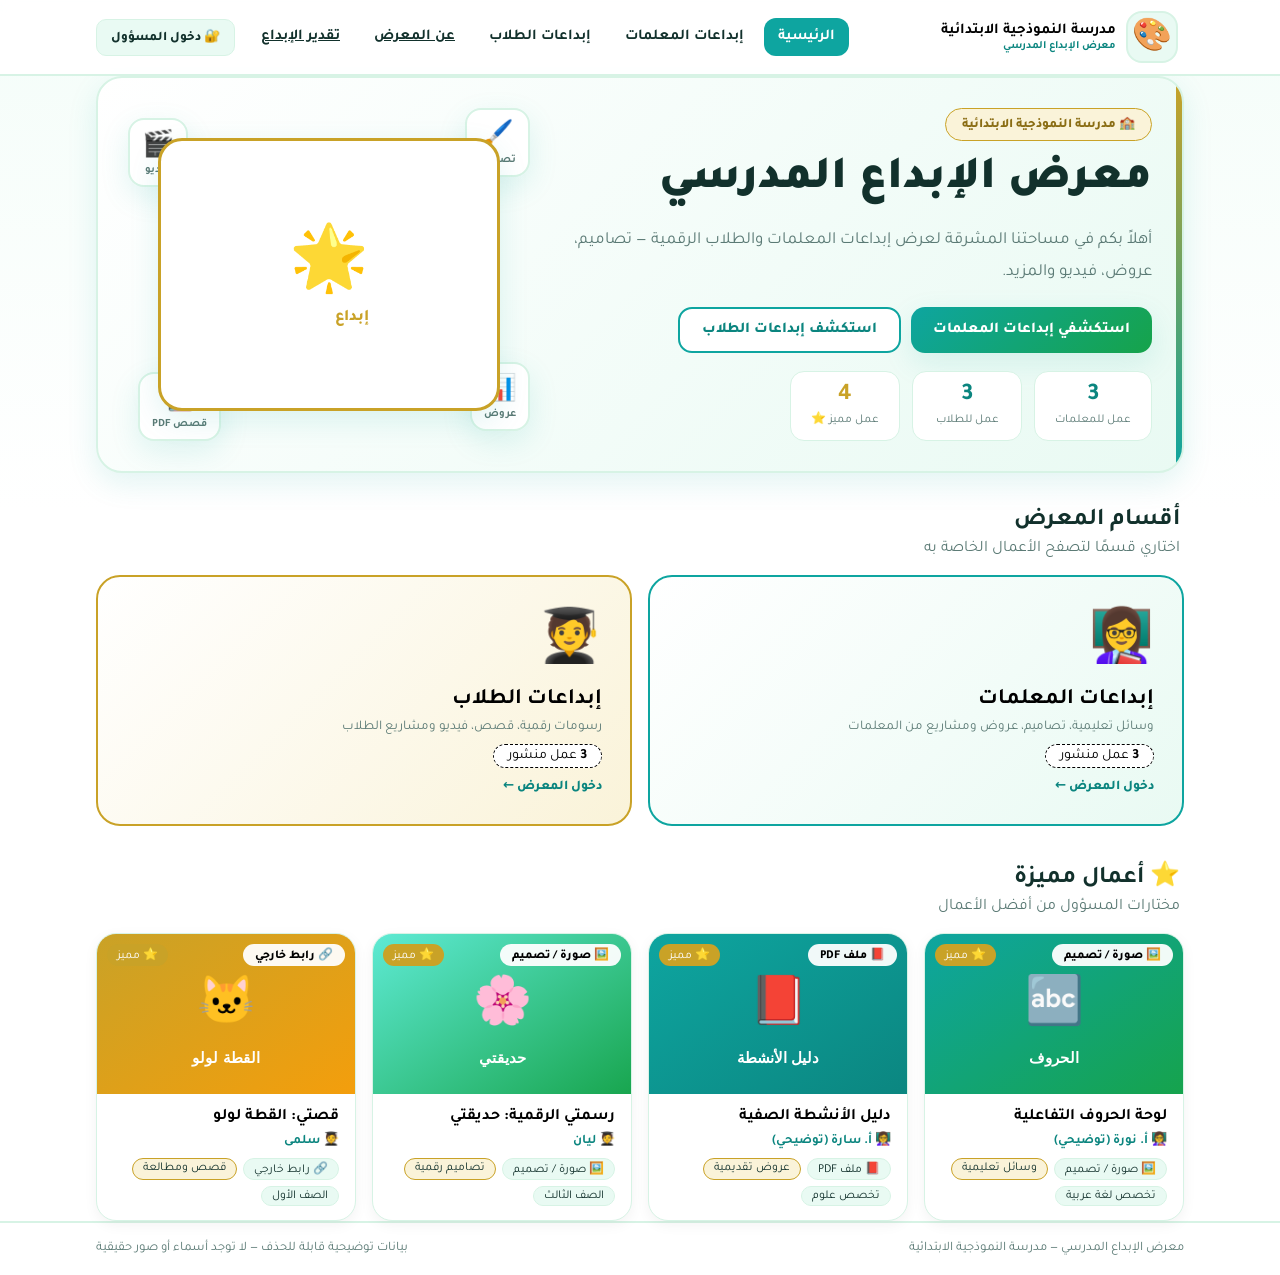
<file: index.html>
<!DOCTYPE html>
<html lang="ar" dir="rtl">
<head>
<meta charset="UTF-8">
<meta name="viewport" content="width=device-width, initial-scale=1.0">
<title>معرض الإبداع المدرسي</title>
<link rel="preconnect" href="https://fonts.googleapis.com">
<link rel="preconnect" href="https://fonts.gstatic.com" crossorigin>
<link href="https://fonts.googleapis.com/css2?family=Tajawal:wght@400;500;700;800;900&display=swap" rel="stylesheet">
<link rel="stylesheet" href="assets/style.css">
<link rel="icon" href="data:image/svg+xml,<svg xmlns='http://www.w3.org/2000/svg' viewBox='0 0 100 100'><text y='.9em' font-size='90'>🎨</text></svg>">
<link rel="manifest" href="manifest.json">
<meta name="theme-color" content="#0ea5a0">
<meta name="apple-mobile-web-app-capable" content="yes">
<meta name="apple-mobile-web-app-status-bar-style" content="default">
<meta name="apple-mobile-web-app-title" content="إبداع مدرسي">
<link rel="apple-touch-icon" href="icons/apple-icon-180.svg">
</head>
<body>
<div id="toastWrap" class="toast-wrap" aria-live="polite"></div>

<header class="topbar">
  <div class="container topbar-inner">
    <button class="brand" data-nav="home" aria-label="الرئيسية">
      <span class="brand-logo" id="brandLogo">🎨</span>
      <span class="brand-text">
        <strong id="brandSchool">مدرسة النموذجية الابتدائية</strong>
        <small id="brandGallery">معرض الإبداع المدرسي</small>
      </span>
    </button>
    <nav class="topnav">
      <button data-nav="home" class="nav-link active">الرئيسية</button>
      <button data-nav="teachers" class="nav-link">إبداعات المعلمات</button>
      <button data-nav="students" class="nav-link">إبداعات الطلاب</button>
      <a href="about.html" class="nav-link">عن المعرض</a>
      <a href="certificates.html" class="nav-link">تقدير الإبداع</a>
    </nav>
    <button id="adminEntryBtn" class="btn btn-ghost btn-sm" data-nav="admin">🔐 دخول المسؤول</button>
    <button id="menuBtn" class="icon-btn only-mobile" aria-label="القائمة">☰</button>
  </div>
  <div id="mobileNav" class="mobile-nav hidden">
    <button data-nav="home">الرئيسية</button>
    <button data-nav="teachers">إبداعات المعلمات</button>
    <button data-nav="students">إبداعات الطلاب</button>
    <a href="about.html">عن المعرض</a>
    <a href="certificates.html">تقدير الإبداع</a>
    <button data-nav="admin">🔐 دخول المسؤول</button>
  </div>
</header>

<main id="app" class="container">
  <!-- HOME -->
  <section id="view-home" class="view">
    <div class="hero">
      <div class="hero-text">
        <div class="hero-badge" id="heroSchool">🏫 مدرسة النموذجية الابتدائية</div>
        <h1 id="heroTitle">معرض الإبداع المدرسي</h1>
        <p id="heroWelcome">أهلاً بكم في مساحتنا المشرقة لعرض إبداعات المعلمات والطلاب الرقمية — تصاميم، عروض، فيديو والمزيد.</p>
        <div class="hero-actions">
          <button class="btn btn-primary" data-nav="teachers">استكشفي إبداعات المعلمات</button>
          <button class="btn btn-secondary" data-nav="students">استكشف إبداعات الطلاب</button>
        </div>
        <div class="hero-stats">
          <div class="stat"><strong id="statTeachers">0</strong><span>عمل للمعلمات</span></div>
          <div class="stat"><strong id="statStudents">0</strong><span>عمل للطلاب</span></div>
          <div class="stat gold"><strong id="statFeatured">0</strong><span>عمل مميز ⭐</span></div>
        </div>
      </div>
      <div class="hero-art" aria-hidden="true">
        <div class="art-card a1">🖌️<small>تصاميم</small></div>
        <div class="art-card a2">🎬<small>فيديو</small></div>
        <div class="art-card a3">📊<small>عروض</small></div>
        <div class="art-card a4">📕<small>قصص PDF</small></div>
        <div class="art-main">🌟<small>إبداع</small></div>
      </div>
    </div>

    <div class="section-head">
      <h2>أقسام المعرض</h2>
      <p>اختاري قسمًا لتصفح الأعمال الخاصة به</p>
    </div>
    <div class="dept-grid">
      <button class="dept-card teachers" data-nav="teachers">
        <span class="dept-icon">👩‍🏫</span>
        <h3>إبداعات المعلمات</h3>
        <p>وسائل تعليمية، تصاميم، عروض ومشاريع من المعلمات</p>
        <span class="dept-count"><b id="countTeachers">0</b> عمل منشور</span>
        <span class="dept-go">دخول المعرض ←</span>
      </button>
      <button class="dept-card students" data-nav="students">
        <span class="dept-icon">🧑‍🎓</span>
        <h3>إبداعات الطلاب</h3>
        <p>رسومات رقمية، قصص، فيديو ومشاريع الطلاب</p>
        <span class="dept-count"><b id="countStudents">0</b> عمل منشور</span>
        <span class="dept-go">دخول المعرض ←</span>
      </button>
    </div>

    <div class="section-head row">
      <div><h2>⭐ أعمال مميزة</h2><p>مختارات المسؤول من أفضل الأعمال</p></div>
    </div>
    <div id="featuredGrid" class="cards-grid"></div>
  </section>

  <!-- GALLERY -->
  <section id="view-gallery" class="view hidden">
    <div class="gallery-head">
      <div>
        <div id="galleryKicker" class="kicker">👩‍🏫 إبداعات المعلمات</div>
        <h2 id="galleryTitle">معرض إبداعات المعلمات</h2>
        <p id="galleryDesc" class="muted"></p>
      </div>
      <button class="btn btn-ghost btn-sm" data-nav="home">→ عودة للرئيسية</button>
    </div>
    <div class="toolbar">
      <div class="search-box">🔍 <input id="searchInput" type="search" placeholder="ابحث باسم العمل أو صاحبه…"></div>
      <select id="filterType" aria-label="نوع العمل"></select>
      <select id="filterCat" aria-label="التصنيف"></select>
      <select id="filterGrade" aria-label="الصف أو التخصص"></select>
      <button id="clearFilters" class="btn btn-ghost btn-sm">مسح الفلاتر</button>
    </div>
    <div id="galleryGrid" class="cards-grid"></div>
    <div id="galleryEmpty" class="empty hidden">
      <div class="empty-icon">🖼️</div>
      <h3>لا توجد أعمال منشورة هنا بعد</h3>
      <p>سيضيف المسؤول أعمالًا جديدة قريبًا — عودوا لزيارتنا لاحقًا.</p>
    </div>
  </section>

  <!-- ADMIN LOGIN / SETUP -->
  <section id="view-admin-auth" class="view hidden">
    <div class="auth-card">
      <div id="setupBox" class="hidden">
        <h2>👋 إنشاء حساب المسؤول (أول تشغيل)</h2>
        <p class="muted">لا يوجد حساب بعد على هذا الجهاز. أنشئي حساب المسؤول — يُحفظ محليًا على هذا المتصفح.</p>
        <label>اسم المستخدم<input id="setupUser" autocomplete="username" placeholder="مثال: admin"></label>
        <label>كلمة المرور<input id="setupPass" type="password" autocomplete="new-password" placeholder="8 أحرف على الأقل"></label>
        <label>تأكيد كلمة المرور<input id="setupPass2" type="password" autocomplete="new-password" placeholder="أعيدي كتابة كلمة المرور"></label>
        <button id="setupBtn" class="btn btn-primary full">إنشاء الحساب</button>
      </div>
      <div id="loginBox">
        <h2>🔐 تسجيل دخول المسؤول</h2>
        <p class="muted">الرفع والإدارة للمسؤول فقط. الزوار يتصفحون دون تسجيل دخول.</p>
        <label>اسم المستخدم<input id="loginUser" autocomplete="username" placeholder="اسم المستخدم"></label>
        <label>كلمة المرور<input id="loginPass" type="password" autocomplete="current-password" placeholder="كلمة المرور"></label>
        <button id="loginBtn" class="btn btn-primary full">دخول لوحة التحكم</button>
        <button class="btn btn-ghost btn-sm full" data-nav="home">تصفح المعرض كزائر</button>
        <p class="hint">نسيتِ البيانات؟ يمكن تصفيرها من لوحة التحكم ← الإعدادات، أو امسحي بيانات الموقع من المتصفح وأعيدي الإنشاء.</p>
      </div>
    </div>
  </section>

  <!-- ADMIN PANEL -->
  <section id="view-admin" class="view hidden">
    <div class="admin-head">
      <div><h2>🛠️ لوحة تحكم المسؤول</h2><p class="muted" id="adminHello">مرحبًا بك</p></div>
      <div class="admin-head-btns">
        <button class="btn btn-ghost btn-sm" data-nav="home">عرض الموقع</button>
        <button id="logoutBtn" class="btn btn-danger btn-sm">تسجيل الخروج</button>
      </div>
    </div>
    <div class="tabs">
      <button class="tab active" data-tab="works">الأعمال</button>
      <button class="tab" data-tab="editor">➕ إضافة عمل</button>
      <button class="tab" data-tab="cats">التصنيفات</button>
      <button class="tab" data-tab="featured">المميزة والترتيب</button>
      <button class="tab" data-tab="settings">إعدادات المعرض</button>
      <button class="tab" data-tab="security">الأمان</button>
      <button class="tab" data-tab="certs">🏆 شهادات التقدير</button>
    </div>

    <div id="tab-works" class="tabpane">
      <div class="toolbar">
        <select id="adminFilterSection"><option value="">كل الأقسام</option><option value="teachers">المعلمات</option><option value="students">الطلاب</option></select>
        <select id="adminFilterStatus"><option value="">الكل (منشور + مسودة)</option><option value="published">منشور فقط</option><option value="draft">مسودة فقط</option></select>
        <input id="adminSearch" type="search" placeholder="بحث في الأعمال…">
      </div>
      <div class="table-wrap"><table class="table" id="worksTable">
        <thead><tr><th>العمل</th><th>القسم</th><th>النوع</th><th>الحالة</th><th>مميز</th><th>إجراءات</th></tr></thead>
        <tbody></tbody>
      </table></div>
    </div>

    <div id="tab-editor" class="tabpane hidden">
      <form id="workForm" class="form-grid" novalidate>
        <input type="hidden" id="fId">
        <div class="card form-card">
          <h3>📝 بيانات العمل</h3>
          <div class="row2">
            <label>عنوان العمل *<input id="fTitle" required maxlength="80" placeholder="مثال: وسيلة تعليمية للحروف"></label>
            <label>اسم صاحب العمل *<input id="fOwner" required maxlength="60" placeholder="اسم المعلمة / الطالب"></label>
          </div>
          <div class="row2">
            <label>القسم *
              <select id="fSection"><option value="teachers">إبداعات المعلمات</option><option value="students">إبداعات الطلاب</option></select>
            </label>
            <label>نوع العمل *
              <select id="fType"><option value="image">🖼️ صورة / تصميم</option><option value="pdf">📕 ملف PDF</option><option value="video">🎬 فيديو</option><option value="link">🔗 رابط خارجي</option></select>
            </label>
          </div>
          <div class="row2">
            <label><span id="gradeLabel">التخصص / الصف</span><input id="fGrade" maxlength="40" placeholder="مثال: الصف الثالث / تخصص علوم"></label>
            <label>التصنيف<select id="fCategory"></select></label>
          </div>
          <label>وصف العمل<textarea id="fDesc" rows="3" maxlength="800" placeholder="نبذة قصيرة عن العمل…"></textarea></label>
          <div class="row2">
            <label class="check"><input type="checkbox" id="fPublished" checked> نشر فورًا (إلغاء التحديد = حفظ كمسودة)</label>
            <label class="check"><input type="checkbox" id="fFeatured"> ⭐ عمل مميز (يظهر في الرئيسية)</label>
          </div>
          <label class="check"><input type="checkbox" id="fDownload" checked> السماح بتنزيل العمل للزوار</label>
        </div>
        <div class="card form-card">
          <h3>📎 ملف العمل أو الرابط</h3>
          <div id="fileBox">
            <label>ملف العمل<input id="fFile" type="file"></label>
            <p class="hint" id="fileHint"></p>
            <div class="progress hidden" id="uploadProgress"><div class="bar"></div></div>
            <label>صورة غلاف اختيارية (للفيديو والروابط و PDF)<input id="fCover" type="file" accept="image/*"></label>
          </div>
          <label id="linkBox" class="hidden">الرابط الخارجي<input id="fLink" type="url" dir="ltr" placeholder="https://…"></label>
          <h3>👁️ معاينة قبل النشر</h3>
          <div id="livePreview" class="preview-box"><span class="muted">املئي البيانات لعرض المعاينة هنا</span></div>
          <div class="form-actions">
            <button type="submit" class="btn btn-primary">💾 حفظ العمل</button>
            <button type="button" id="resetFormBtn" class="btn btn-ghost">إلغاء / جديد</button>
          </div>
        </div>
      </form>
    </div>

    <div id="tab-cats" class="tabpane hidden">
      <div class="card"><h3>🏷️ إدارة التصنيفات</h3>
        <div class="row-inline"><input id="newCat" maxlength="30" placeholder="اسم تصنيف جديد…"><button id="addCatBtn" class="btn btn-primary btn-sm">إضافة</button></div>
        <div id="catList" class="chips"></div>
      </div>
    </div>

    <div id="tab-featured" class="tabpane hidden">
      <div class="card"><h3>⭐ المميزة والترتيب</h3>
        <p class="muted">رتّبي الظهور بأسهم التحريك. المميزة تظهر في الرئيسية.</p>
        <div id="orderList" class="order-list"></div>
      </div>
    </div>

    <div id="tab-settings" class="tabpane hidden">
      <div class="card form-card"><h3>⚙️ إعدادات المعرض</h3>
        <div class="row2">
          <label>اسم المدرسة<input id="sSchool"></label>
          <label>اسم المعرض<input id="sGallery"></label>
        </div>
        <label>العبارة الترحيبية<textarea id="sWelcome" rows="2"></textarea></label>
        <div class="row2">
          <label>شعار المدرسة (إيموجي أو حرف)<input id="sLogo" maxlength="4"></label>
          <label>عرض اسم الطالب<select id="sPrivacy"><option value="full">الاسم كاملًا</option><option value="first">الاسم الأول فقط</option><option value="hidden">إخفاء الاسم</option></select></label>
        </div>
        <div class="row2">
          <label>اللون الأساسي<input id="sPrimary" type="color" value="#0ea5a0"></label>
          <label>اللون الذهبي<input id="sGold" type="color" value="#c9a227"></label>
        </div>
        <button id="saveSettingsBtn" class="btn btn-primary">حفظ الإعدادات</button>
        <hr>
        <h3>🗑️ بيانات توضيحية</h3>
        <p class="muted">البيانات الحالية توضيحية بأسماء وصور رمزية. احذفيها عندما تجهز أعمالك الحقيقية.</p>
        <div class="row-inline">
          <button id="reseedBtn" class="btn btn-ghost btn-sm">استعادة البيانات التوضيحية</button>
          <button id="wipeBtn" class="btn btn-danger btn-sm">حذف كل الأعمال</button>
        </div>
      </div>
    </div>

    <div id="tab-security" class="tabpane hidden">
      <div class="card form-card"><h3>🔑 تغيير بيانات الدخول</h3>
        <label>اسم المستخدم الحالي<input id="secUser"></label>
        <label>كلمة المرور الحالية<input id="secOld" type="password"></label>
        <label>كلمة المرور الجديدة<input id="secNew" type="password"></label>
        <button id="changePassBtn" class="btn btn-primary">حفظ التغيير</button>
      </div>
    </div>

    <div id="tab-certs" class="tabpane hidden">
      <div class="card"><h3>🏆 إدارة شهادات التقدير</h3>
        <p class="muted">اعتمدي المشاركات المنشورة وأنشئي شهادات تقدير شخصية للمشاركات. كل مشاركة تحصل على رمز فريد لتحميل شهادتها.</p>
        <div style="margin-bottom:16px;">
          <label>معرف العمل (من الأعمال المنشورة)<input id="adminCertWorkId" type="text" dir="ltr" placeholder="مثل: w1a2b3" style="width:100%;margin-top:6px;border:2px solid var(--mint2);border-radius:12px;padding:10px;font-family:inherit"></label>
        </div>
        <div class="row2" style="margin-bottom:16px;">
          <label>اسم المشاركة<input id="adminCertName" type="text" placeholder="أ. نورة أحمد" style="width:100%;margin-top:6px;border:2px solid var(--mint2);border-radius:12px;padding:10px;font-family:inherit"></label>
          <label>تاريخ المشاركة<input id="adminCertDate" type="date" style="width:100%;margin-top:6px;border:2px solid var(--mint2);border-radius:12px;padding:10px;font-family:inherit"></label>
        </div>
        <label>رسالة التقدير<label style="display:block;margin-top:6px;">(مثال: تقديرًا لمشاركتكِ الإبداعية في تصميم قصة رقمية هادفة)</label>
          <input id="adminCertMessage" type="text" placeholder="تقديرًا لمشاركتكِ الإبداعية في ..." style="width:100%;margin-top:6px;border:2px solid var(--mint2);border-radius:12px;padding:10px;font-family:inherit">
        </label>
        <div class="form-actions" style="margin-top:16px;">
          <button id="adminCertCreate" class="btn btn-primary">إنشاء شهادة</button>
          <button id="adminCertRefresh" class="btn btn-ghost">تحديث القائمة</button>
        </div>
        <table class="table" style="margin-top:16px;">
          <thead><tr><th>العمل</th><th>المشاركة</th><th>القسم</th><th>الرمز</th><th>التاريخ</th><th>إجراءات</th></tr></thead>
          <tbody id="adminCertListTable"></tbody>
        </table>
      </div>
    </div>
  </section>
</main>

<!-- DETAIL MODAL -->
<div id="detailModal" class="modal hidden" role="dialog" aria-modal="true">
  <div class="modal-box">
    <button class="modal-close" id="modalClose" aria-label="إغلاق">✕</button>
    <div class="modal-media" id="modalMedia"></div>
    <div class="modal-info">
      <div class="badges" id="modalBadges"></div>
      <h2 id="modalTitle"></h2>
      <p class="muted" id="modalOwner"></p>
      <p id="modalDesc"></p>
      <div class="modal-actions">
        <button class="btn btn-ghost btn-sm" id="prevWork">→ السابق</button>
        <a class="btn btn-primary btn-sm hidden" id="modalOpen" target="_blank" rel="noopener">🔗 فتح الرابط</a>
        <a class="btn btn-secondary btn-sm hidden" id="modalDownload" download>⬇️ تنزيل</a>
        <button class="btn btn-ghost btn-sm" id="nextWork">التالي ←</button>
      </div>
    </div>
  </div>
</div>

<!-- DELETE CONFIRM -->
<div id="confirmModal" class="modal hidden" role="dialog" aria-modal="true">
  <div class="modal-box small">
    <h3>⚠️ تأكيد الحذف</h3>
    <p id="confirmText">هل أنت متأكدة من حذف هذا العمل؟ لا يمكن التراجع.</p>
    <div class="modal-actions">
      <button class="btn btn-ghost" id="confirmNo">تراجع</button>
      <button class="btn btn-danger" id="confirmYes">نعم، احذف</button>
    </div>
  </div>
</div>

<!-- PWA install popup -->
<div id="installPopup" class="install-popup" role="dialog" aria-modal="true" aria-label="تثبيت التطبيق">
  <div class="panel">
    <h3>📱 حملي التطبيق</h3>
    <p>يمكنكِ تثبيت معرض الإبداع المدرسي كتطبيق على هاتفك للوصول السريع منه في أي وقت.</p>
    <div class="actions">
      <button class="btn btn-primary" id="installBtn">تثبيت التطبيق</button>
      <button class="btn btn-ghost" id="installLater">لاحقاً</button>
    </div>
    <button class="close" id="installClose">إغلاق</button>
  </div>
</div>

<footer class="footer">
  <div class="container">
    <span id="footText">معرض الإبداع المدرسي — جميع الأعمال لأصحابها من المعلمات والطلاب</span>
    <span class="foot-note">بيانات توضيحية قابلة للحذف — لا توجد أسماء أو صور حقيقية</span>
  </div>
</footer>

<script src="assets/app.js"></script>
</body>
</html>
</file>
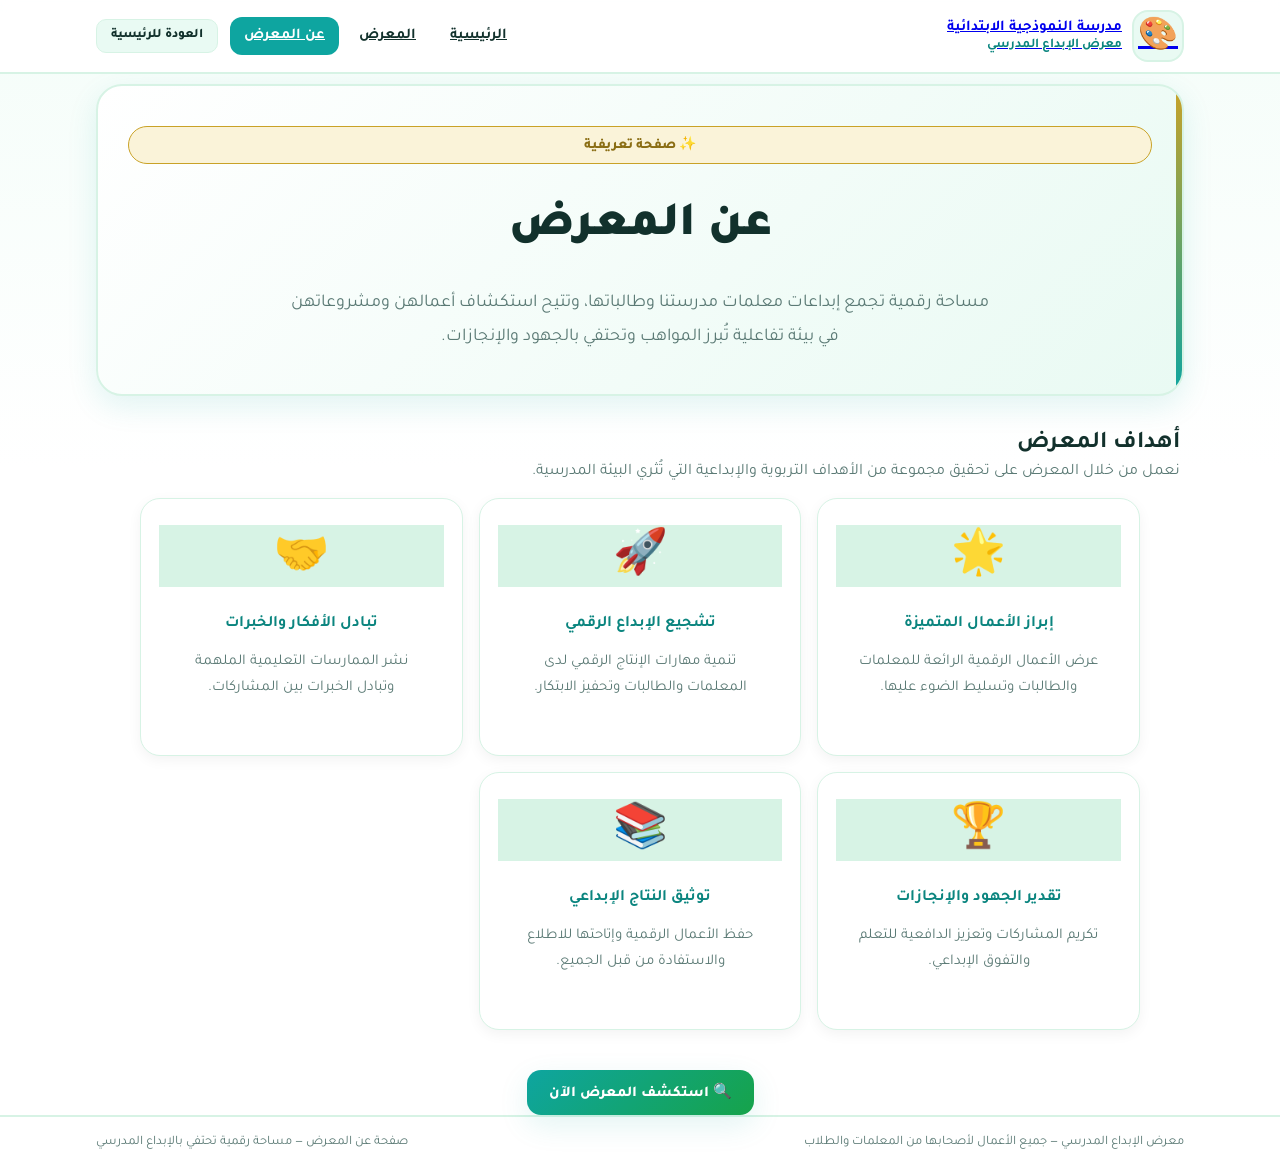
<file: about.html>
<!DOCTYPE html>
<html lang="ar" dir="rtl">
<head>
  <meta charset="UTF-8">
  <meta name="viewport" content="width=device-width, initial-scale=1.0">
  <title>عن المعرض | معرض الإبداع المدرسي</title>
  <link rel="preconnect" href="https://fonts.googleapis.com">
  <link rel="preconnect" href="https://fonts.gstatic.com" crossorigin>
  <link href="https://fonts.googleapis.com/css2?family=Tajawal:wght@400;500;700;800;900&display=swap" rel="stylesheet">
  <link rel="stylesheet" href="assets/style.css">
  <link rel="icon" href="data:image/svg+xml,<svg xmlns='http://www.w3.org/2000/svg' viewBox='0 0 100 100'><text y='.9em' font-size='90'>🎨</text></svg>">
<link rel="manifest" href="manifest.json">
<meta name="theme-color" content="#0ea5a0">
<meta name="apple-mobile-web-app-capable" content="yes">
<meta name="apple-mobile-web-app-status-bar-style" content="default">
<meta name="apple-mobile-web-app-title" content="إبداع مدرسي">
<link rel="apple-touch-icon" href="icons/apple-icon-180.svg">
</head>
<body>
  <div id="toastWrap" class="toast-wrap" aria-live="polite"></div>

  <header class="topbar">
    <div class="container topbar-inner">
      <a class="brand" href="index.html" aria-label="الرئيسية">
        <span class="brand-logo" id="brandLogo">🎨</span>
        <span class="brand-text">
          <strong id="brandSchool">مدرسة النموذجية الابتدائية</strong>
          <small id="brandGallery">معرض الإبداع المدرسي</small>
        </span>
      </a>
      <nav class="topnav">
        <a href="index.html" class="nav-link">الرئيسية</a>
        <a href="index.html" class="nav-link">المعرض</a>
        <a href="about.html" class="nav-link active">عن المعرض</a>
      </nav>
      <a href="index.html" class="btn btn-ghost btn-sm">العودة للرئيسية</a>
      <button id="menuBtn" class="icon-btn only-mobile" aria-label="القائمة">☰</button>
    </div>
    <div id="mobileNav" class="mobile-nav hidden">
      <a href="index.html">الرئيسية</a>
      <a href="index.html">المعرض</a>
      <a href="about.html">عن المعرض</a>
    </div>
  </header>

  <main class="container" style="padding-top:10px;">
    <section id="view-about" class="view">
      <div class="hero" style="grid-template-columns:1fr;background:linear-gradient(135deg,#ffffff,var(--mint));border:2px solid var(--mint2);border-radius:26px;padding:40px 30px;box-shadow:var(--shadow);text-align:center;position:relative;overflow:hidden">
        <div class="hero-badge" style="font-size:14px;padding:8px 18px;">✨ صفحة تعريفية</div>
        <h1 style="font-size:clamp(30px,6vw,48px);margin:14px 0 10px;font-weight:900">عن المعرض</h1>
        <p style="color:var(--muted);font-size:18px;line-height:1.9;max-width:700px;margin:0 auto">مساحة رقمية تجمع إبداعات معلمات مدرستنا وطالباتها، وتتيح استكشاف أعمالهن ومشروعاتهن في بيئة تفاعلية تُبرز المواهب وتحتفي بالجهود والإنجازات.</p>
      </div>

      <div class="section-head" style="margin-top:34px;">
        <h2>أهداف المعرض</h2>
        <p>نعمل من خلال المعرض على تحقيق مجموعة من الأهداف التربوية والإبداعية التي تُثري البيئة المدرسية.</p>
      </div>

      <div class="cards-grid" style="max-width:1000px;margin:0 auto;">
        <!-- Goal 1 -->
        <div class="work-card" style="text-align:center;padding:26px 18px;border:1px solid var(--mint2);">
          <div class="work-cover" style="height:auto;font-size:44px;background:var(--mint2);margin-bottom:14px;">🌟</div>
          <div class="work-body">
            <h3 style="color:var(--primary-dark);">إبراز الأعمال المتميزة</h3>
            <p class="muted" style="font-size:15px;line-height:1.7">عرض الأعمال الرقمية الرائعة للمعلمات والطالبات وتسليط الضوء عليها.</p>
          </div>
        </div>
        <!-- Goal 2 -->
        <div class="work-card" style="text-align:center;padding:26px 18px;border:1px solid var(--mint2);">
          <div class="work-cover" style="height:auto;font-size:44px;background:var(--mint2);margin-bottom:14px;">🚀</div>
          <div class="work-body">
            <h3 style="color:var(--primary-dark);">تشجيع الإبداع الرقمي</h3>
            <p class="muted" style="font-size:15px;line-height:1.7">تنمية مهارات الإنتاج الرقمي لدى المعلمات والطالبات وتحفيز الابتكار.</p>
          </div>
        </div>
        <!-- Goal 3 -->
        <div class="work-card" style="text-align:center;padding:26px 18px;border:1px solid var(--mint2);">
          <div class="work-cover" style="height:auto;font-size:44px;background:var(--mint2);margin-bottom:14px;">🤝</div>
          <div class="work-body">
            <h3 style="color:var(--primary-dark);">تبادل الأفكار والخبرات</h3>
            <p class="muted" style="font-size:15px;line-height:1.7">نشر الممارسات التعليمية الملهمة وتبادل الخبرات بين المشاركات.</p>
          </div>
        </div>
        <!-- Goal 4 -->
        <div class="work-card" style="text-align:center;padding:26px 18px;border:1px solid var(--mint2);">
          <div class="work-cover" style="height:auto;font-size:44px;background:var(--mint2);margin-bottom:14px;">🏆</div>
          <div class="work-body">
            <h3 style="color:var(--primary-dark);">تقدير الجهود والإنجازات</h3>
            <p class="muted" style="font-size:15px;line-height:1.7">تكريم المشاركات وتعزيز الدافعية للتعلم والتفوق الإبداعي.</p>
          </div>
        </div>
        <!-- Goal 5 -->
        <div class="work-card" style="text-align:center;padding:26px 18px;border:1px solid var(--mint2);">
          <div class="work-cover" style="height:auto;font-size:44px;background:var(--mint2);margin-bottom:14px;">📚</div>
          <div class="work-body">
            <h3 style="color:var(--primary-dark);">توثيق النتاج الإبداعي</h3>
            <p class="muted" style="font-size:15px;line-height:1.7">حفظ الأعمال الرقمية وإتاحتها للاطلاع والاستفادة من قبل الجميع.</p>
          </div>
        </div>
      </div>

      <div style="margin-top:40px;text-align:center;">
        <a href="index.html" class="btn btn-primary">🔍 استكشف المعرض الآن</a>
      </div>
    </section>
  </main>

  <footer class="footer">
    <div class="container">
      <span id="footText">معرض الإبداع المدرسي — جميع الأعمال لأصحابها من المعلمات والطلاب</span>
      <span class="foot-note">صفحة عن المعرض — مساحة رقمية تحتفي بالإبداع المدرسي</span>
    </div>
  </footer>

  <script>
    // تحديث اسم المدرسة من الخط الافتراضي إذا وُجد
    try {
      const school = localStorage.getItem('vmx_settings_v1');
      if (school) { const s = JSON.parse(school); if (s.school) document.getElementById('brandSchool').textContent = s.school; }
    } catch (e) {}
  </script>

<!-- PWA install popup -->
<div id="installPopup" class="install-popup" role="dialog" aria-modal="true" aria-label="تثبيت التطبيق">
  <div class="panel">
    <h3>📱 حملي التطبيق</h3>
    <p>يمكنكِ تثبيت معرض الإبداع المدرسي كتطبيق على هاتفك للوصول السريع منه في أي وقت.</p>
    <div class="actions">
      <button class="btn btn-primary" id="installBtn">تثبيت التطبيق</button>
      <button class="btn btn-ghost" id="installLater">لاحقاً</button>
    </div>
    <button class="close" id="installClose">إغلاق</button>
  </div>
</div>

<script>
(function(){
  const installPopup = document.getElementById('installPopup');
  const installBtn = document.getElementById('installBtn');
  const installLater = document.getElementById('installLater');
  const installClose = document.getElementById('installClose');
  let deferredInstallPrompt = null;
  function isStandalone(){ return window.matchMedia('(display-mode: standalone)').matches || window.navigator.standalone === true; }
  function closeInstallPopup(){ if(installPopup) installPopup.classList.remove('open'); }
  if(installClose) installClose.addEventListener('click', closeInstallPopup);
  if(installLater) installLater.addEventListener('click', closeInstallPopup);
  if(!isStandalone() && installPopup){
    window.addEventListener('beforeinstallprompt', (e)=>{
      e.preventDefault();
      deferredInstallPrompt = e;
      setTimeout(()=>installPopup.classList.add('open'), 1500);
    });
  }
  if(installBtn){
    installBtn.addEventListener('click', async ()=>{
      if(deferredInstallPrompt){
        deferredInstallPrompt.prompt();
        const { outcome } = await deferredInstallPrompt.userChoice;
        if(outcome === 'accepted'){ alert('تمت إضافة التطبيق إلى شاشتك الرئيسية'); }
        deferredInstallPrompt = null;
        closeInstallPopup();
      } else {
        alert('من قائمة المتصفح اختاري "إضافة إلى الشاشة الرئيسية"');
        closeInstallPopup();
      }
    });
  }
})();
</script>
</body>
</html>
</file>
<file: assets/style.css>
:root{
  --primary:#0ea5a0; --primary-dark:#0b857f; --green:#16a34a;
  --mint:#e9faf3; --mint2:#d7f3e5; --white:#ffffff; --ink:#12312c;
  --muted:#5b7a75; --gold:#c9a227; --gold-soft:#faf3d9;
  --danger:#dc2626; --radius:20px; --shadow:0 10px 30px rgba(14,165,160,.12);
}
*{box-sizing:border-box}
html{scroll-behavior:smooth}
body{margin:0;font-family:'Tajawal',system-ui,'Segoe UI',Tahoma,sans-serif;background:linear-gradient(180deg,#f4fdf9,#ffffff 40%);color:var(--ink);min-height:100vh}
.container{max-width:1120px;margin:0 auto;padding:0 16px}
.hidden{display:none!important}
/* topbar */
.topbar{position:sticky;top:0;z-index:50;background:rgba(255,255,255,.92);backdrop-filter:blur(8px);border-bottom:2px solid var(--mint2)}
.topbar-inner{display:flex;align-items:center;gap:12px;padding:10px 16px}
.brand{display:flex;align-items:center;gap:10px;background:none;border:none;cursor:pointer;text-align:right;font-family:inherit}
.brand-logo{font-size:32px;background:var(--mint);border:2px solid var(--mint2);border-radius:16px;width:52px;height:52px;display:grid;place-items:center}
.brand-text{display:flex;flex-direction:column}
.brand-text strong{font-size:15px}
.brand-text small{color:var(--primary-dark);font-weight:700}
.topnav{display:flex;gap:6px;margin-inline-start:auto}
.nav-link{border:none;background:transparent;padding:10px 14px;border-radius:12px;font-family:inherit;font-weight:700;color:var(--ink);cursor:pointer;font-size:15px}
.nav-link:hover{background:var(--mint)}
.nav-link.active{background:var(--primary);color:#fff}
.icon-btn{display:none;background:var(--mint);border:1px solid var(--mint2);border-radius:10px;font-size:20px;padding:6px 12px;cursor:pointer}
.mobile-nav{display:flex;flex-direction:column;gap:4px;padding:8px 16px 12px}
.mobile-nav button{border:1px solid var(--mint2);background:#fff;border-radius:10px;padding:10px;font-family:inherit;font-weight:700;cursor:pointer}
/* buttons */
.btn{border:none;border-radius:14px;padding:12px 22px;font-family:inherit;font-weight:800;font-size:15px;cursor:pointer;transition:transform .15s,box-shadow .15s;text-decoration:none;display:inline-block;text-align:center}
.btn:active{transform:scale(.97)}
.btn-primary{background:linear-gradient(135deg,var(--primary),var(--green));color:#fff;box-shadow:var(--shadow)}
.btn-secondary{background:#fff;color:var(--primary-dark);border:2px solid var(--primary)}
.btn-ghost{background:var(--mint);color:var(--ink);border:1px solid var(--mint2)}
.btn-danger{background:#fee2e2;color:var(--danger);border:1px solid #fecaca}
.btn-sm{padding:8px 14px;font-size:13px;border-radius:10px}
.full{width:100%;margin-top:8px}
/* views */
main{padding:22px 16px 60px;min-height:70vh}
.view{animation:fade .3s ease}
@keyframes fade{from{opacity:0;transform:translateY(8px)}to{opacity:1;transform:none}}
/* hero */
.hero{display:grid;grid-template-columns:1.2fr .8fr;gap:20px;background:linear-gradient(135deg,#ffffff,var(--mint));border:2px solid var(--mint2);border-radius:26px;padding:30px;box-shadow:var(--shadow);overflow:hidden;position:relative}
.hero::after{content:"";position:absolute;inset-inline-start:0;top:0;bottom:0;width:6px;background:linear-gradient(180deg,var(--gold),var(--primary))}
.hero-badge{display:inline-block;background:var(--gold-soft);border:1px solid var(--gold);color:#8a6d14;font-weight:800;border-radius:999px;padding:6px 16px;font-size:13px}
.hero h1{font-size:clamp(28px,5vw,46px);margin:12px 0 8px;font-weight:900}
.hero-text p{color:var(--muted);font-size:17px;line-height:1.9}
.hero-actions{display:flex;gap:10px;flex-wrap:wrap;margin-top:14px}
.hero-stats{display:flex;gap:12px;margin-top:18px;flex-wrap:wrap}
.stat{background:#fff;border:1px solid var(--mint2);border-radius:14px;padding:10px 20px;text-align:center;min-width:110px}
.stat strong{display:block;font-size:24px;color:var(--primary-dark)}
.stat.gold strong{color:var(--gold)}
.stat span{font-size:12px;color:var(--muted)}
.hero-art{position:relative;min-height:260px}
.art-main{position:absolute;inset:30px;display:grid;place-content:center;font-size:64px;background:#fff;border:3px solid var(--gold);border-radius:24px;box-shadow:var(--shadow)}
.art-main small{display:block;font-size:16px;font-weight:800;color:var(--gold)}
.art-card{position:absolute;background:#fff;border:2px solid var(--mint2);border-radius:16px;padding:8px 12px;font-size:26px;text-align:center;box-shadow:var(--shadow);animation:float 3.5s ease-in-out infinite}
.art-card small{display:block;font-size:11px;font-weight:700;color:var(--muted)}
.a1{top:0;right:0}.a2{top:10px;left:0;animation-delay:.7s}.a3{bottom:10px;right:0;animation-delay:1.2s}.a4{bottom:0;left:10px;animation-delay:1.8s}
@keyframes float{0%,100%{transform:translateY(0)}50%{transform:translateY(-10px)}}
/* sections */
.section-head{margin:34px 4px 16px}
.section-head h2{margin:0;font-size:24px}
.section-head p{color:var(--muted);margin:4px 0 0}
.section-head.row{display:flex;justify-content:space-between;align-items:center}
.dept-grid{display:grid;grid-template-columns:1fr 1fr;gap:16px}
.dept-card{border-radius:24px;padding:28px;border:2px solid;cursor:pointer;font-family:inherit;text-align:right;transition:transform .15s;position:relative;overflow:hidden}
.dept-card:hover{transform:translateY(-4px)}
.dept-card.teachers{background:linear-gradient(135deg,#fff,var(--mint));border-color:var(--primary)}
.dept-card.students{background:linear-gradient(135deg,#fff,var(--gold-soft));border-color:var(--gold)}
.dept-icon{font-size:52px}
.dept-card h3{margin:10px 0 6px;font-size:22px}
.dept-card p{color:var(--muted);margin:0 0 12px}
.dept-count{font-size:14px;background:#fff;border-radius:999px;padding:4px 14px;border:1px dashed currentColor}
.dept-go{display:block;margin-top:12px;font-weight:800;color:var(--primary-dark)}
/* cards grid */
.cards-grid{display:grid;grid-template-columns:repeat(auto-fill,minmax(240px,1fr));gap:16px}
.work-card{background:#fff;border:1px solid var(--mint2);border-radius:var(--radius);overflow:hidden;cursor:pointer;box-shadow:0 4px 14px rgba(0,0,0,.05);transition:transform .15s,box-shadow .15s;text-align:right;font-family:inherit;padding:0}
.work-card:hover{transform:translateY(-4px);box-shadow:var(--shadow)}
.work-cover{height:160px;display:grid;place-items:center;font-size:56px;position:relative;overflow:hidden;background:var(--mint)}
.work-cover img,.work-cover video{width:100%;height:100%;object-fit:cover}
.work-cover .type-tag{position:absolute;top:10px;right:10px;background:rgba(255,255,255,.94);border-radius:999px;padding:3px 12px;font-size:12px;font-weight:800}
.work-cover .feat{position:absolute;top:10px;left:10px;background:var(--gold);color:#fff;border-radius:999px;padding:3px 10px;font-size:12px}
.work-body{padding:14px 16px}
.work-body h3{margin:0 0 4px;font-size:16px}
.work-owner{color:var(--primary-dark);font-weight:700;font-size:13px;margin:0}
.work-meta{display:flex;gap:6px;flex-wrap:wrap;margin-top:8px}
.chip{background:var(--mint);border:1px solid var(--mint2);border-radius:999px;padding:2px 10px;font-size:12px;color:var(--ink)}
.chip.gold{background:var(--gold-soft);border-color:var(--gold)}
.draft-strip{background:#fef3c7;color:#92400e;font-size:12px;font-weight:800;padding:4px;text-align:center}
/* gallery head + toolbar */
.gallery-head{display:flex;justify-content:space-between;align-items:flex-start;gap:12px;margin-bottom:14px}
.kicker{font-weight:800;color:var(--primary-dark);background:var(--mint);display:inline-block;padding:4px 14px;border-radius:999px;font-size:13px}
.muted{color:var(--muted)}
.toolbar{display:flex;gap:8px;flex-wrap:wrap;margin-bottom:16px;background:#fff;border:1px solid var(--mint2);border-radius:16px;padding:10px}
.search-box{flex:1;min-width:200px;display:flex;align-items:center;gap:8px;background:var(--mint);border-radius:10px;padding:0 12px}
.search-box input,.toolbar select,.toolbar input[type=search]{border:none;background:transparent;font-family:inherit;font-size:14px;padding:10px;outline:none;flex:1}
.toolbar select{background:#fff;border:1px solid var(--mint2);border-radius:10px;min-width:130px}
.empty{text-align:center;background:#fff;border:2px dashed var(--mint2);border-radius:24px;padding:50px 20px;margin-top:10px}
.empty-icon{font-size:60px}
/* auth */
.auth-card{max-width:440px;margin:40px auto;background:#fff;border:2px solid var(--mint2);border-radius:24px;padding:30px;box-shadow:var(--shadow)}
.auth-card h2{margin-top:0}
.auth-card label{display:block;margin:12px 0;font-weight:700;font-size:14px}
.auth-card input{width:100%;margin-top:6px;border:2px solid var(--mint2);border-radius:12px;padding:12px;font-family:inherit;font-size:15px}
.auth-card input:focus{border-color:var(--primary);outline:none}
.hint{font-size:12px;color:var(--muted);line-height:1.8}
/* admin */
.admin-head{display:flex;justify-content:space-between;align-items:center;gap:10px;flex-wrap:wrap}
.admin-head-btns{display:flex;gap:8px}
.tabs{display:flex;gap:6px;flex-wrap:wrap;margin:14px 0}
.tab{border:1px solid var(--mint2);background:#fff;border-radius:12px;padding:10px 16px;font-family:inherit;font-weight:800;cursor:pointer;font-size:14px}
.tab.active{background:var(--primary);color:#fff;border-color:var(--primary)}
.card{background:#fff;border:1px solid var(--mint2);border-radius:20px;padding:20px;margin-bottom:16px}
.table-wrap{overflow-x:auto;background:#fff;border:1px solid var(--mint2);border-radius:16px}
.table{width:100%;border-collapse:collapse;font-size:14px;min-width:640px}
.table th,.table td{padding:10px;border-bottom:1px solid var(--mint2);text-align:right}
.table th{background:var(--mint)}
.row-actions{display:flex;gap:6px;flex-wrap:wrap}
.badge{border-radius:999px;padding:2px 12px;font-size:12px;font-weight:800}
.badge.pub{background:#dcfce7;color:#166534}.badge.draft{background:#fef3c7;color:#92400e}
.form-grid{display:grid;grid-template-columns:1fr 1fr;gap:16px}
.form-card h3{margin-top:0}
.form-card label{display:block;margin:10px 0;font-weight:700;font-size:14px}
.form-card input,.form-card select,.form-card textarea{width:100%;margin-top:6px;border:2px solid var(--mint2);border-radius:12px;padding:10px;font-family:inherit;font-size:14px}
.form-card input:focus,.form-card select:focus,.form-card textarea:focus{border-color:var(--primary);outline:none}
.row2{display:grid;grid-template-columns:1fr 1fr;gap:10px}
.row-inline{display:flex;gap:8px}
.row-inline input{flex:1;border:2px solid var(--mint2);border-radius:10px;padding:10px;font-family:inherit}
.check{display:flex!important;align-items:center;gap:8px;font-weight:700}
.check input{width:auto!important}
.progress{height:12px;background:var(--mint2);border-radius:999px;overflow:hidden;margin:8px 0}
.progress .bar{height:100%;width:0;background:linear-gradient(90deg,var(--primary),var(--green));transition:width .2s}
.preview-box{border:2px dashed var(--mint2);border-radius:14px;min-height:150px;display:grid;place-items:center;padding:12px;background:#fbfffd;overflow:hidden}
.preview-box img,.preview-box video{max-width:100%;max-height:240px;border-radius:10px}
.form-actions{display:flex;gap:8px;margin-top:12px}
.chips{display:flex;gap:8px;flex-wrap:wrap;margin-top:12px}
.chips .chip{font-size:14px;padding:6px 8px 6px 14px;display:flex;gap:8px;align-items:center}
.chips .chip button{border:none;background:#fff;border-radius:8px;cursor:pointer;padding:2px 8px}
.order-list{display:flex;flex-direction:column;gap:8px}
.order-item{display:flex;align-items:center;gap:10px;border:1px solid var(--mint2);border-radius:12px;padding:8px 12px;background:#fbfffd}
.order-item .grow{flex:1}
.order-item button{border:1px solid var(--mint2);background:#fff;border-radius:8px;padding:4px 10px;cursor:pointer;font-family:inherit}
/* modal */
.modal{position:fixed;inset:0;background:rgba(10,40,36,.55);display:grid;place-items:center;z-index:100;padding:16px;animation:fade .2s}
.modal-box{background:#fff;border-radius:24px;max-width:880px;width:100%;max-height:92vh;overflow:auto;position:relative;display:grid;grid-template-columns:1.2fr .8fr}
.modal-box.small{max-width:420px;display:block;padding:28px}
.modal-close{position:absolute;top:12px;left:12px;border:none;background:var(--mint);border-radius:50%;width:36px;height:36px;cursor:pointer;font-size:16px;z-index:2}
.modal-media{background:var(--ink);min-height:300px;display:grid;place-items:center;color:#fff;font-size:64px;overflow:hidden}
.modal-media img,.modal-media video,.modal-media iframe{width:100%;height:100%;min-height:300px;max-height:70vh;object-fit:contain;background:#0b1f1c;border:none}
.modal-info{padding:24px}
.badges{display:flex;gap:6px;flex-wrap:wrap;margin-bottom:8px}
.modal-actions{display:flex;gap:8px;flex-wrap:wrap;margin-top:16px}
/* toast */
.toast-wrap{position:fixed;bottom:18px;right:50%;transform:translateX(50%);z-index:200;display:flex;flex-direction:column;gap:8px;align-items:center}
.toast{background:var(--ink);color:#fff;border-radius:12px;padding:12px 22px;font-weight:700;box-shadow:var(--shadow);animation:fade .25s}
.toast.ok{background:var(--green)}.toast.err{background:var(--danger)}
/* footer */
.footer{border-top:2px solid var(--mint2);background:#fff;padding:18px 0;color:var(--muted);font-size:13px}
.footer .container{display:flex;justify-content:space-between;gap:10px;flex-wrap:wrap}
.only-mobile{display:none}
@media(max-width:820px){
  .hero,.dept-grid,.form-grid,.modal-box{grid-template-columns:1fr}
  .topnav,#adminEntryBtn{display:none}
  .only-mobile{display:block}
  .modal-box{max-height:94vh}
}

/* PWA install popup */
.install-popup{position:fixed;inset:0;background:rgba(10,40,36,.55);display:none;grid:place-items:center;z-index:200;padding:16px}
.install-popup.open{display:grid}
.install-popup .panel{background:#fff;border-radius:20px;max-width:420px;width:100%;padding:28px 24px;text-align:center;box-shadow:var(--shadow)}
.install-popup .panel h3{margin:0 0 8px;font-size:20px;color:var(--ink)}
.install-popup .panel p{color:var(--muted);font-size:15px;line-height:1.6;margin:0 0 22px}
.install-popup .panel .actions{display:flex;gap:10px;justify-content:center;flex-wrap:wrap}
.install-popup .panel .actions .btn{flex:1 1 160px;max-width:200px}
.install-popup .panel .close{display:block;margin-top:16px;background:none;border:none;color:var(--muted);font-size:13px;cursor:pointer}
.install-popup .panel .close:hover{color:var(--primary-dark)}
@media(max-width:820px){.install-popup .panel{margin:0 12px}}
</file>
